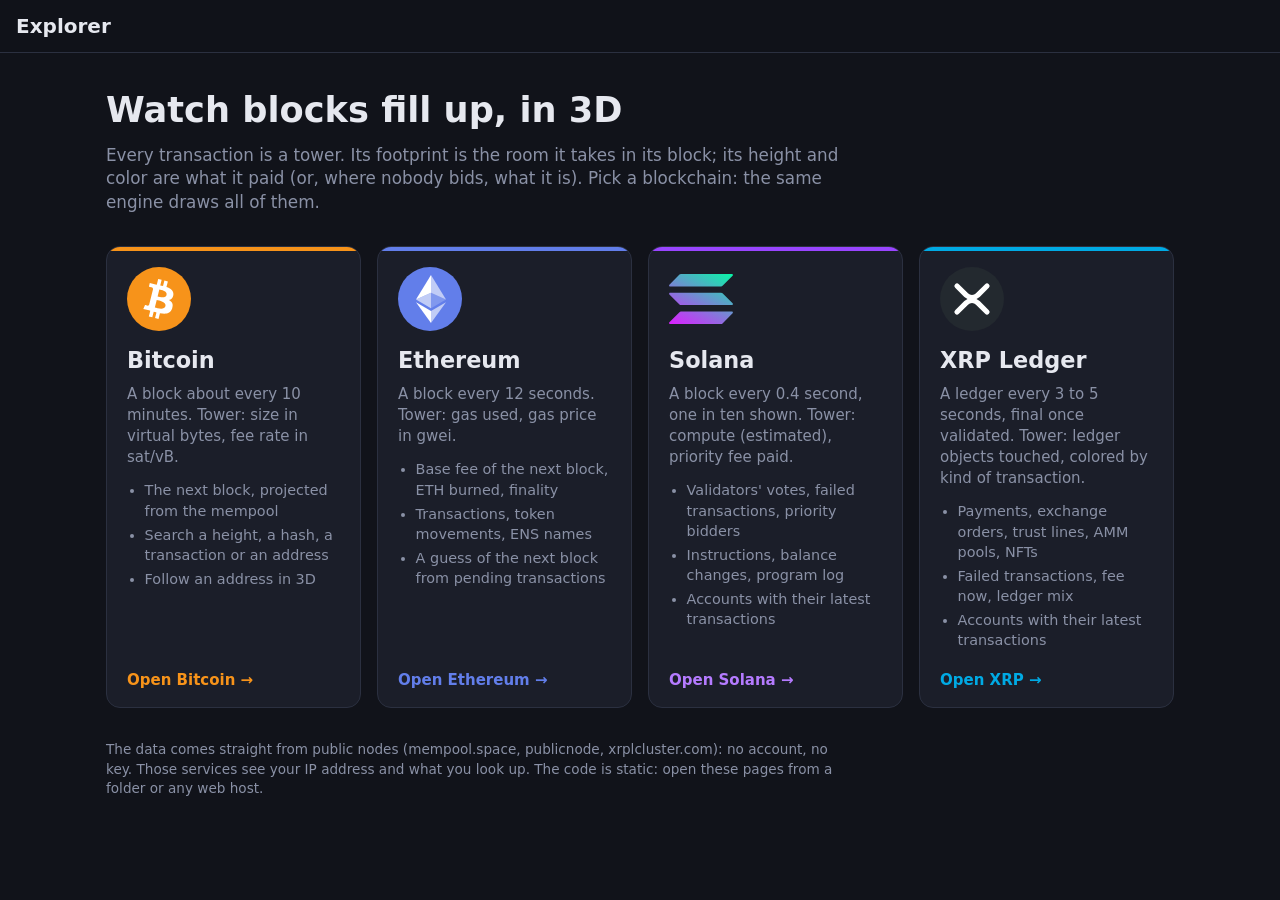
<file: index.html>
<!doctype html>
<html lang="en">

<head>
  <meta charset="utf-8">
  <meta name="viewport" content="width=device-width, initial-scale=1">
  <title>Blockchain Explorer in 3D</title>
  <link rel="stylesheet" href="css/style.css">
</head>

<body class="home">
  <header class="top">
    <h1>Explorer</h1>
  </header>

  <main class="home-main">
    <section class="hero">
      <h2>Watch blocks fill up, in 3D</h2>
      <p>Every transaction is a tower. Its footprint is the room it takes in its block; its height and color are what it paid (or, where nobody bids, what it is).
        Pick a blockchain: the same engine draws all of them.</p>
    </section>

    <section class="cards" aria-label="Blockchains">
      <a class="card bitcoin" href="bitcoin.html">
        <img src="img/bitcoin.svg" alt="" width="64" height="64">
        <h3>Bitcoin</h3>
        <p class="what">A block about every 10 minutes. Tower: size in virtual bytes, fee rate in sat/vB.</p>
        <ul>
          <li>The next block, projected from the mempool</li>
          <li>Search a height, a hash, a transaction or an address</li>
          <li>Follow an address in 3D</li>
        </ul>
        <span class="go">Open Bitcoin →</span>
      </a>

      <a class="card ethereum" href="ethereum.html">
        <img src="img/ethereum.svg" alt="" width="64" height="64">
        <h3>Ethereum</h3>
        <p class="what">A block every 12 seconds. Tower: gas used, gas price in gwei.</p>
        <ul>
          <li>Base fee of the next block, ETH burned, finality</li>
          <li>Transactions, token movements, ENS names</li>
          <li>A guess of the next block from pending transactions</li>
        </ul>
        <span class="go">Open Ethereum →</span>
      </a>

      <a class="card solana" href="solana.html">
        <img src="img/solana.svg" alt="" width="64" height="64">
        <h3>Solana</h3>
        <p class="what">A block every 0.4 second, one in ten shown. Tower: compute (estimated), priority fee paid.</p>
        <ul>
          <li>Validators' votes, failed transactions, priority bidders</li>
          <li>Instructions, balance changes, program log</li>
          <li>Accounts with their latest transactions</li>
        </ul>
        <span class="go">Open Solana →</span>
      </a>

      <a class="card xrp" href="xrp.html">
        <img src="img/xrp.svg" alt="" width="64" height="64">
        <h3>XRP Ledger</h3>
        <p class="what">A ledger every 3 to 5 seconds, final once validated. Tower: ledger objects touched, colored by kind of transaction.</p>
        <ul>
          <li>Payments, exchange orders, trust lines, AMM pools, NFTs</li>
          <li>Failed transactions, fee now, ledger mix</li>
          <li>Accounts with their latest transactions</li>
        </ul>
        <span class="go">Open XRP →</span>
      </a>
    </section>

    <p class="small">The data comes straight from public nodes (mempool.space, publicnode, xrplcluster.com): no account, no key. Those services
      see your IP address and what you look up. The code is static: open these pages from a folder or any web host.</p>
  </main>
</body>

</html>
</file>
<file: css/style.css>
:root {
  --bg: #11131a;
  --panel: #1b1e29;
  --line: #2b3040;
  --text: #e6e8ef;
  --muted: #8a91a6;
  --accent: #f7931a;
  /* the page sets it from Explorer.chain.theme.accent (app.js) */
  --ok: #3ecf8e;
  --bad: #ef5b5b;
  --mine: #ff5cf0;
  /* the tracked wallet: beacons, outlined blocks, the panel */
  --mono: ui-monospace, SFMono-Regular, Menlo, Consolas, monospace;
}

* {
  box-sizing: border-box;
}

body {
  margin: 0;
  background: var(--bg);
  color: var(--text);
  font: 15px/1.4 system-ui, sans-serif;
}

h1 {
  margin: 0;
  font-size: 1.25rem;
  color: var(--accent);
}

h2 {
  font-size: 1rem;
  margin: 0 0 .75rem;
}

h2 small {
  color: var(--muted);
  font-weight: 400;
  margin-left: .5rem;
}

main {
  max-width: 1200px;
  margin: 0 auto;
  padding: 1rem;
  display: grid;
  gap: 2rem;
}

.top {
  display: flex;
  flex-wrap: wrap;
  gap: .75rem 1rem;
  align-items: center;
  padding: .75rem 1rem;
  border-bottom: 1px solid var(--line);
}

#search {
  display: flex;
  flex: 1;
  min-width: 240px;
  gap: .5rem;
}

input,
button {
  font: inherit;
  color: inherit;
  background: var(--panel);
  border: 1px solid var(--line);
  border-radius: 8px;
  padding: .5rem .75rem;
}

input {
  flex: 1;
  min-width: 0;
}

button {
  cursor: pointer;
}

button:hover {
  border-color: var(--accent);
}

.pill {
  font-size: .8rem;
  padding: .2rem .6rem;
  border-radius: 99px;
  background: var(--panel);
}

.pill.on {
  color: var(--ok);
}

.pill.off {
  color: var(--bad);
}

.chain-wrap {
  position: relative;
}

.chain {
  position: relative;
  display: flex;
  align-items: stretch;
  gap: 1rem;
  overflow-x: auto;
  padding: .5rem .25rem;
  --fl: 0px;
  --fr: 0px;
  scrollbar-width: none;
  -webkit-mask-image: linear-gradient(90deg, transparent, #000 var(--fl), #000 calc(100% - var(--fr)), transparent);
  mask-image: linear-gradient(90deg, transparent, #000 var(--fl), #000 calc(100% - var(--fr)), transparent);
}

.chain::-webkit-scrollbar {
  display: none;
}

.chain-wrap.can-prev .chain {
  --fl: 56px;
}

.chain-wrap.can-next .chain {
  --fr: 56px;
}

.nav {
  position: absolute;
  top: 50%;
  z-index: 3;
  width: 2.5rem;
  height: 2.5rem;
  padding: 0;
  border-radius: 50%;
  display: grid;
  place-items: center;
  background: #1b1e29e6;
  backdrop-filter: blur(6px);
  box-shadow: 0 4px 16px #000a;
  opacity: 0;
  pointer-events: none;
  transform: translateY(-50%);
  transition: opacity .2s, border-color .15s, background .15s;
}

.nav-prev {
  left: -.6rem;
}

.nav-next {
  right: -.6rem;
}

.chain-wrap.can-prev .nav-prev,
.chain-wrap.can-next .nav-next {
  opacity: 1;
  pointer-events: auto;
}

.nav svg {
  display: block;
}

.nav:hover {
  border-color: var(--accent);
  background: #262b3b;
}

/* no scale on hover: a moving hit area makes edge clicks flicker */

@media (hover: none) {
  .nav {
    display: none;
  }
}

/* on touch screens: swipe with a finger */

/* native scrollbars replaced by a discreet thumb */

html {
  scrollbar-width: thin;
  scrollbar-color: #343a4f transparent;
}

.js-scroll {
  scrollbar-width: none;
}

.js-scroll::-webkit-scrollbar {
  display: none;
}

.scroll-host {
  position: relative;
}

.thumb {
  position: absolute;
  top: 0;
  right: 3px;
  width: 5px;
  border-radius: 3px;
  background: var(--muted);
  opacity: 0;
  cursor: grab;
  touch-action: none;
  transition: opacity .25s, width .15s;
  z-index: 4;
}

.thumb::before {
  content: "";
  position: absolute;
  inset: 0 -4px;
}

/* wider grab area */

.scroll-host:hover .thumb,
.scroll-host.active .thumb,
.scroll-host.drag .thumb {
  opacity: .5;
}

.scroll-host .thumb:hover,
.scroll-host.drag .thumb {
  opacity: .9;
  width: 7px;
}

.scroll-host.drag .thumb {
  cursor: grabbing;
}

.row {
  display: flex;
  gap: .75rem;
}

#upcoming {
  flex-direction: row-reverse;
}

/* the one closest to the next block is on the right */

.tip {
  width: 3px;
  background: var(--accent);
  border-radius: 2px;
  flex: none;
}

.block {
  position: relative;
  width: 150px;
  flex: none;
  padding: .75rem;
  border-radius: 10px;
  background: var(--panel);
  border: 1px solid var(--line);
  cursor: pointer;
  overflow: hidden;
  text-align: left;
}

.block::before {
  content: "";
  position: absolute;
  inset: auto 0 0 0;
  height: calc(var(--fill, 0) * 100%);
  background: color-mix(in srgb, var(--accent) 22%, transparent);
}

.block>* {
  position: relative;
}

.block.pending {
  border-style: dashed;
  cursor: default;
}

.block.fresh {
  animation: pop .6s ease-out;
}

@keyframes pop {
  from {
    transform: scale(.85);
    box-shadow: 0 0 0 0 var(--accent);
  }

  to {
    transform: none;
    box-shadow: 0 0 0 0 transparent;
  }
}

.block b {
  display: block;
  font-size: 1.05rem;
}

.block span {
  display: block;
  color: var(--muted);
  font-size: .8rem;
}

.txs {
  list-style: none;
  margin: 0;
  padding: 0;
  border: 1px solid var(--line);
  border-radius: 10px;
  overflow: hidden;
}

.txs li {
  display: grid;
  grid-template-columns: 1fr auto auto;
  gap: 1rem;
  padding: .5rem .75rem;
  background: var(--panel);
  border-top: 1px solid var(--line);
  cursor: pointer;
  font-size: .9rem;
}

.txs li:first-child {
  border-top: 0;
}

.txs li:hover {
  background: #222636;
}

.txs li.fresh {
  animation: flash 1s ease-out;
}

@keyframes flash {
  from {
    background: color-mix(in srgb, var(--accent) 35%, var(--panel));
  }
}

.mono {
  font-family: var(--mono);
  overflow: hidden;
  text-overflow: ellipsis;
  white-space: nowrap;
}

.muted {
  color: var(--muted);
}

dialog {
  width: min(900px, 94vw);
  max-height: 88vh;
  background: var(--bg);
  color: var(--text);
  border: 1px solid var(--line);
  border-radius: 12px;
  padding: 1.25rem;
}

dialog::backdrop {
  background: rgba(0, 0, 0, .6);
}

#close {
  position: absolute;
  top: .6rem;
  right: .6rem;
  z-index: 6;
  width: 2.5rem;
  height: 2.5rem;
  padding: 0;
  /* above the scroll host and its thumb, comfortable hit area */
  display: grid;
  place-items: center;
  font-size: 1.1rem;
  line-height: 1;
}

dl {
  display: grid;
  grid-template-columns: max-content 1fr;
  gap: .35rem 1rem;
  margin: 1rem 0;
}

dt {
  color: var(--muted);
}

dd {
  margin: 0;
  overflow-wrap: anywhere;
}

.tx-card {
  border: 1px solid var(--line);
  border-radius: 10px;
  padding: .75rem;
  margin-top: .75rem;
  background: var(--panel);
}

.link {
  color: var(--accent);
  cursor: pointer;
  background: none;
  border: 0;
  padding: 0;
  text-align: left;
}

@media (max-width: 600px) {
  .txs li {
    grid-template-columns: 1fr auto;
  }

  .txs li :nth-child(3) {
    display: none;
  }
}

/* ---------- 3D scene ---------- */

[hidden] {
  display: none !important;
}

.no3d {
  margin: 0 0 12px;
  color: var(--muted, #8b93a7);
  font-size: 13px;
}

.stage {
  position: relative;
  height: clamp(380px, 64vh, 660px);
  border: 1px solid var(--line);
  border-radius: 14px;
  overflow: hidden;
  background: #0b0d14;
}

#scene,
#scene canvas {
  position: absolute;
  inset: 0;
  width: 100%;
  height: 100%;
  display: block;
  touch-action: none;
}

.hud {
  position: absolute;
  left: 0;
  right: 0;
  display: flex;
  flex-wrap: wrap;
  justify-content: space-between;
  align-items: center;
  gap: .5rem 1rem;
  padding: .75rem 1rem;
  pointer-events: none;
}

.hud-top {
  top: 0;
  background: linear-gradient(#0b0d14cc, transparent);
}

.hud-bottom {
  bottom: 0;
  background: linear-gradient(transparent, #0b0d14cc);
}

.hud-title b {
  font-size: 1.1rem;
  color: var(--accent);
}

.hud-actions {
  display: flex;
  flex-wrap: wrap;
  align-items: center;
  gap: .5rem 1rem;
  font-size: .85rem;
}

.hud-actions label {
  display: flex;
  align-items: center;
  gap: .35rem;
  cursor: pointer;
  pointer-events: auto;
}

.hud-actions button {
  pointer-events: auto;
  padding: .3rem .7rem;
  font-size: .85rem;
}

.legend {
  display: flex;
  align-items: flex-start;
  gap: .5rem;
  font-size: .75rem;
  line-height: 8px;
  /* the unit sits at the height of the bar */
  color: var(--muted);
}

.legend-scale {
  position: relative;
  width: 180px;
  padding-bottom: 1.1rem;
  /* room for the ticks */
}

.legend-scale i {
  display: block;
  height: 8px;
  border-radius: 4px;
  /* the gradient is set by the script, from the color stops */
}

.legend-scale span span {
  /* a tick label */
  position: absolute;
  top: 12px;
  transform: translateX(-50%);
  font-size: .65rem;
  line-height: 1;
}

.legend-scale span .first {
  transform: none;
}

.legend-scale.categories {
  /* a chain whose colors are kinds of transactions: swatches and words instead of a gradient */
  width: auto;
  max-width: 520px;
  padding-bottom: 0;
  display: flex;
  flex-wrap: wrap;
  gap: 4px 12px;
  line-height: 1;
}

.legend-scale.categories .kind {
  display: inline-flex;
  align-items: center;
  gap: 5px;
  position: static;
}

.legend-scale.categories .kind i {
  width: 10px;
  height: 10px;
  border-radius: 3px;
}

.tooltip {
  position: absolute;
  z-index: 2;
  max-width: 280px;
  padding: .4rem .6rem;
  border-radius: 8px;
  pointer-events: none;
  background: #000c;
  border: 1px solid var(--accent);
  font: .8rem/1.35 var(--mono);
  white-space: pre-line;
  overflow-wrap: anywhere;
}

.scene-msg {
  position: absolute;
  inset: 0;
  display: grid;
  place-items: center;
  pointer-events: none;
  color: var(--muted);
}

.scene-msg:empty {
  display: none;
}

.block.selected {
  border-color: var(--accent);
  box-shadow: 0 0 0 1px var(--accent), 0 0 18px color-mix(in srgb, var(--accent) 33%, transparent);
}

.block.pending.clickable {
  cursor: pointer;
  border-color: #4cc9f0aa;
}

.block.pending.selected {
  border-style: solid;
  border-color: #4cc9f0;
  box-shadow: 0 0 0 1px #4cc9f0, 0 0 18px #4cc9f055;
}

/* keeps the block list from widening the page (grid items default to min-width: auto) */

main>* {
  min-width: 0;
}

/* ---------- responsive ---------- */

.hud {
  z-index: 2;
}

.scene-msg {
  z-index: 1;
}

.hud-title {
  min-width: 0;
  overflow: hidden;
  text-overflow: ellipsis;
  white-space: nowrap;
}

/* detail dialog: nothing may overflow, hashes and addresses wrap */

dialog {
  overflow: hidden;
  max-height: 92vh;
  max-height: 92dvh;
}

#detail-body {
  min-width: 0;
  max-height: calc(92vh - 2.7rem);
  max-height: calc(92dvh - 2.7rem);
  overflow-y: auto;
  padding-right: .5rem;
}

#detail-body h2 {
  padding-right: 3rem;
  margin-top: 0;
}

dl {
  grid-template-columns: max-content minmax(0, 1fr);
}

dd .mono,
.tx-card>.mono,
.tx-card>.link,
.link.mono {
  white-space: normal;
  overflow-wrap: anywhere;
  text-overflow: clip;
}

.tx-card {
  min-width: 0;
}

@media (max-width: 640px) {
  .top {
    padding: .6rem .75rem;
    gap: .5rem;
  }

  .top h1 {
    order: 1;
  }

  #status {
    order: 2;
    margin-left: auto;
  }

  #search {
    order: 3;
    flex: 1 1 100%;
    min-width: 0;
  }

  main {
    padding: .75rem;
    gap: 1.25rem;
  }

  /* the info bar no longer overlays the scene: it goes above and below */

  .stage {
    display: flex;
    flex-direction: column;
    height: auto;
  }

  #scene {
    position: relative;
    inset: auto;
    flex: none;
    height: min(58vh, 460px);
  }

  .hud {
    position: static;
    background: none;
    padding: .5rem .75rem;
    gap: .35rem .75rem;
  }

  .hud-top {
    border-bottom: 1px solid var(--line);
  }

  .hud-actions {
    gap: .35rem .75rem;
    font-size: .8rem;
  }

  .hud-title b {
    font-size: 1rem;
  }

  .legend-scale {
    width: 110px;
  }

  dialog {
    width: 96vw;
    padding: 1rem .85rem;
    border-radius: 10px;
  }

  dl {
    grid-template-columns: 1fr;
    gap: .1rem 0;
  }

  dt {
    margin-top: .5rem;
    font-size: .8rem;
  }

  h2 small {
    display: block;
    margin: .15rem 0 0;
  }
}

/* ---------- transaction feed ---------- */

.feed-head {
  display: flex;
  flex-wrap: wrap;
  align-items: baseline;
  gap: .25rem .5rem;
}

.feed-head small {
  flex: 1;
}

.pause {
  margin-left: auto;
  font-size: .85rem;
  font-weight: 400;
  cursor: pointer;
  display: flex;
  align-items: center;
  gap: .35rem;
  color: var(--muted);
}

.txs {
  max-height: 60vh;
  overflow-y: auto;
}

.txs li.fresh {
  animation: flash 1s ease-out, slide .25s ease-out;
}

@keyframes slide {
  from {
    opacity: 0;
    transform: translateY(-10px);
  }
}

@media (prefers-reduced-motion: reduce) {
  .txs li.fresh {
    animation: none;
  }
}

/* ---------- finishing touches ---------- */

::selection {
  background: color-mix(in srgb, var(--accent) 45%, transparent);
}

:focus-visible {
  outline: 2px solid var(--accent);
  outline-offset: 2px;
}

.top {
  position: sticky;
  top: 0;
  z-index: 10;
  background: #11131ad9;
  backdrop-filter: blur(10px);
}

.block {
  transition: border-color .15s, box-shadow .15s;
}

.block:not(.pending):hover {
  border-color: #3d4560;
  box-shadow: 0 4px 14px #0006;
}

/* no translate: it moved the card out from under the pointer */

button {
  transition: border-color .15s, background .15s;
}

button:hover {
  background: #222636;
}

dialog::backdrop {
  backdrop-filter: blur(3px);
}

@media (prefers-reduced-motion: reduce) {
  .block,
  .nav,
  .thumb {
    transition: none;
  }
}

/* ---------- network stats ---------- */

.stats {
  display: grid;
  grid-template-columns: repeat(auto-fit, minmax(190px, 1fr));
  gap: .75rem;
}

.stat {
  position: relative;
  overflow: hidden;
  display: flex;
  flex-direction: column;
  gap: .15rem;
  padding: .7rem .9rem;
  background: var(--panel);
  border: 1px solid var(--line);
  border-radius: 10px;
}

.stat .k {
  color: var(--muted);
  font-size: .75rem;
  text-transform: uppercase;
  letter-spacing: .04em;
}

.stat b {
  font-size: 1.35rem;
  line-height: 1.2;
  font-variant-numeric: tabular-nums;
}

.stat b em {
  font-style: normal;
  font-size: .85rem;
  color: var(--muted);
  font-weight: 400;
  margin-left: .2rem;
}

.stat small {
  color: var(--muted);
  font-size: .78rem;
}

.stat svg {
  position: absolute;
  right: 0;
  bottom: 0;
  width: 45%;
  height: 40%;
  opacity: .55;
  pointer-events: none;
}

.stat svg polyline {
  fill: none;
  stroke: var(--accent);
  stroke-width: 1.5;
  vector-effect: non-scaling-stroke;
  stroke-linejoin: round;
}

.stat .bar {
  display: block;
  height: 4px;
  margin-top: .35rem;
  border-radius: 2px;
  background: var(--line);
  overflow: hidden;
}

.stat .bar u {
  display: block;
  height: 100%;
  width: 0;
  background: var(--accent);
  text-decoration: none;
  transition: width .6s;
}

.stat b.up {
  color: var(--ok);
}

.stat b.down {
  color: var(--bad);
}

@media (max-width: 860px) {
  .stats {
    grid-template-columns: repeat(2, minmax(0, 1fr));
  }
}

@media (max-width: 380px) {
  .stat b {
    font-size: 1.15rem;
  }

  .stat {
    padding: .6rem .7rem;
  }
}

@media (prefers-reduced-motion: reduce) {
  .stat .bar u {
    transition: none;
  }
}

/* load older blocks */

.block.more {
  display: grid;
  place-content: center;
  text-align: center;
  border-style: dashed;
  color: var(--muted);
}

.block.more:hover {
  color: var(--text);
}

.block.more:disabled {
  opacity: .6;
  cursor: progress;
}

/* layout order selector */

.hud-actions select {
  pointer-events: auto;
  font: inherit;
  font-size: .85rem;
  color: inherit;
  background: var(--panel);
  border: 1px solid var(--line);
  border-radius: 8px;
  padding: .25rem .4rem;
  cursor: pointer;
}

.hud-actions select:hover {
  border-color: var(--accent);
}

.hud-actions select:focus-visible:hover {
  border-color: var(--line);
}

/* like the buttons: the focus ring, not ring + hover border */

/* the dialog itself takes the initial focus (no ring on the close button); keyboard focus still shows a single ring */

dialog:focus {
  outline: none;
}

button:focus-visible:hover {
  border-color: var(--line);
}

/* one orange contour at a time: the focus ring, not ring + hover border */

/* address page: what each transaction did to the balance, the lines of the address itself, "load more" */

.tx-meta {
  display: flex;
  flex-wrap: wrap;
  justify-content: space-between;
  gap: .1rem .75rem;
  margin: .2rem 0 .5rem;
  font-size: .85rem;
  color: var(--muted);
}

.tx-meta .pending {
  color: var(--accent);
}

.amt {
  font: .85rem var(--mono);
  white-space: nowrap;
}

.amt.up {
  color: var(--ok);
}

.amt.down {
  color: var(--bad);
}

.wallet {
  position: absolute;
  left: .75rem;
  bottom: 4.2rem;
  z-index: 3;
  display: flex;
  flex-direction: column;
  width: min(340px, calc(100% - 1.5rem));
  max-height: calc(100% - 9.5rem);
  padding: .55rem .65rem;
  background: #11131ae6;
  backdrop-filter: blur(8px);
  border: 1px solid color-mix(in srgb, var(--mine) 55%, var(--line));
  border-radius: 12px;
  box-shadow: 0 0 22px color-mix(in srgb, var(--mine) 18%, transparent);
}

.w-head {
  display: flex;
  align-items: center;
  gap: .3rem;
}

.w-head .link {
  flex: 1;
  min-width: 0;
  font-size: .85rem;
  color: var(--mine);
  overflow: hidden;
  text-overflow: ellipsis;
  white-space: nowrap;
}

.w-btn {
  padding: .1rem .45rem;
  font-size: .9rem;
  line-height: 1.3;
  border-radius: 6px;
}

.w-btn:disabled {
  opacity: .5;
  cursor: progress;
}

.wallet.busy #wallet-refresh {
  animation: spin 1s linear infinite;
}

@keyframes spin {
  to {
    transform: rotate(360deg);
  }
}

.w-sum {
  margin: .25rem 0 .35rem;
  font-size: .75rem;
  color: var(--muted);
}

.w-body {
  display: flex;
  flex-direction: column;
  flex: 1;
  min-height: 0;
}

.w-body .scroll-host {
  display: flex;
  flex-direction: column;
  flex: 1;
  min-height: 0;
}

.wallet.collapsed .w-body,
.wallet.collapsed .w-sum {
  display: none;
}

#wallet-list {
  list-style: none;
  margin: 0;
  padding: 0;
  flex: 1;
  min-height: 0;
  overflow-y: auto;
}

.w-row {
  display: flex;
  align-items: center;
  gap: .55rem;
  width: 100%;
  padding: .35rem .3rem;
  border: 0;
  border-top: 1px solid var(--line);
  border-radius: 0;
  background: none;
  text-align: left;
  font-size: .8rem;
}

.w-row:hover {
  border-color: var(--line);
  background: #222636;
}

#wallet-list li:first-child .w-row {
  border-top-color: transparent;
}

.w-dot {
  flex: none;
  width: .6rem;
  height: .6rem;
  border-radius: 50%;
  border: 2px solid color-mix(in srgb, var(--mine) 55%, var(--muted));
}

.w-row.lit .w-dot {
  background: var(--mine);
  border-color: var(--mine);
  box-shadow: 0 0 8px var(--mine);
}

.w-what {
  flex: 1;
  min-width: 0;
  display: flex;
  flex-direction: column;
}

.w-what small {
  color: var(--muted);
  font-size: .72rem;
  line-height: 1.25;
  overflow-wrap: anywhere;
}

.w-row.pending .w-what b {
  color: var(--accent);
}

.w-more {
  margin-top: .4rem;
  padding: .3rem;
  font-size: .8rem;
}

.w-dim {
  display: flex;
  align-items: center;
  gap: .4rem;
  margin-top: .5rem;
  font-size: .75rem;
  color: var(--muted);
  cursor: pointer;
}

@media (prefers-reduced-motion: reduce) {
  .wallet.busy #wallet-refresh {
    animation: none;
  }
}

@media (max-width: 640px) {
  /* the stage is a column on a phone: the panel sits between the scene and the legend instead of over the scene */

  .wallet {
    position: static;
    width: auto;
    max-height: 44vh;
    margin: .5rem .75rem;
  }
}

/* ---------- switch between the blockchains ---------- */

.chains {
  display: flex;
  gap: .3rem;
}

.chains a {
  padding: .22rem .7rem;
  border: 1px solid var(--line);
  border-radius: 99px;
  color: var(--muted);
  text-decoration: none;
  font-size: .85rem;
}

.chains a:hover {
  color: var(--text);
  border-color: var(--accent);
}

.chains a[aria-current="page"] {
  color: var(--text);
  border-color: var(--accent);
  background: color-mix(in srgb, var(--accent) 16%, transparent);
}

@media (max-width: 640px) {
  .top .chains {
    order: 1;
  }
}

/* ---------- logos: the page title and the switch between chains ---------- */

.brand {
  display: inline-flex;
  align-items: center;
  gap: .5rem;
  color: inherit;
  text-decoration: none;
}

.brand .logo {
  width: 28px;
  height: 28px;
  object-fit: contain;
}

.chains a {
  display: inline-flex;
  align-items: center;
  gap: .4rem;
}

.chains img {
  width: 16px;
  height: 16px;
  object-fit: contain;
}

/* ---------- the home page: the choice of a blockchain ---------- */

body.home h1 {
  color: var(--text);
}

.home-main {
  max-width: 1100px;
  margin: 0 auto;
  padding: 2rem 1rem 3rem;
  display: grid;
  gap: 2rem;
}

.hero h2 {
  font-size: clamp(1.5rem, 4vw, 2.2rem);
  margin: 0 0 .6rem;
}

.hero p {
  margin: 0;
  max-width: 46rem;
  color: var(--muted);
  font-size: 1.05rem;
}

.cards {
  display: grid;
  grid-template-columns: repeat(auto-fit, minmax(235px, 1fr));
  gap: 1rem;
}

.card {
  --c: var(--muted);
  position: relative;
  display: flex;
  flex-direction: column;
  gap: .5rem;
  padding: 1.25rem 1.25rem 1rem;
  border: 1px solid var(--line);
  border-radius: 14px;
  background: var(--panel);
  color: var(--text);
  text-decoration: none;
  overflow: hidden;
  transition: border-color .2s, transform .2s, box-shadow .2s;
}

.card::before {
  content: "";
  position: absolute;
  inset: 0 0 auto 0;
  height: 4px;
  background: var(--c);
}

.card:hover,
.card:focus-visible {
  border-color: var(--c);
  transform: translateY(-3px);
  box-shadow: 0 10px 30px color-mix(in srgb, var(--c) 22%, transparent);
  outline: none;
}

.card.bitcoin {
  --c: #f7931a;
}

.card.ethereum {
  --c: #627eea;
}

.card.solana {
  --c: #9945ff;
}

.card.xrp {
  --c: #00aae4;
}

.card img {
  width: 64px;
  height: 64px;
  object-fit: contain;
  align-self: flex-start;
}

.card h3 {
  margin: .35rem 0 0;
  font-size: 1.4rem;
}

.card .what {
  margin: 0;
  color: var(--muted);
}

.card ul {
  margin: .25rem 0 0;
  padding-left: 1.1rem;
  font-size: .9rem;
  color: var(--muted);
  display: grid;
  gap: .25rem;
}

.card .go {
  margin-top: auto;
  padding-top: .75rem;
  color: var(--c);
  font-weight: 600;
}

.card.solana .go {
  color: #b57bff;
}

.small {
  margin: 0;
  color: var(--muted);
  font-size: .85rem;
  max-width: 46rem;
}

@media (prefers-reduced-motion: reduce) {
  .card {
    transition: none;
  }

  .card:hover,
  .card:focus-visible {
    transform: none;
  }
}
</file>
